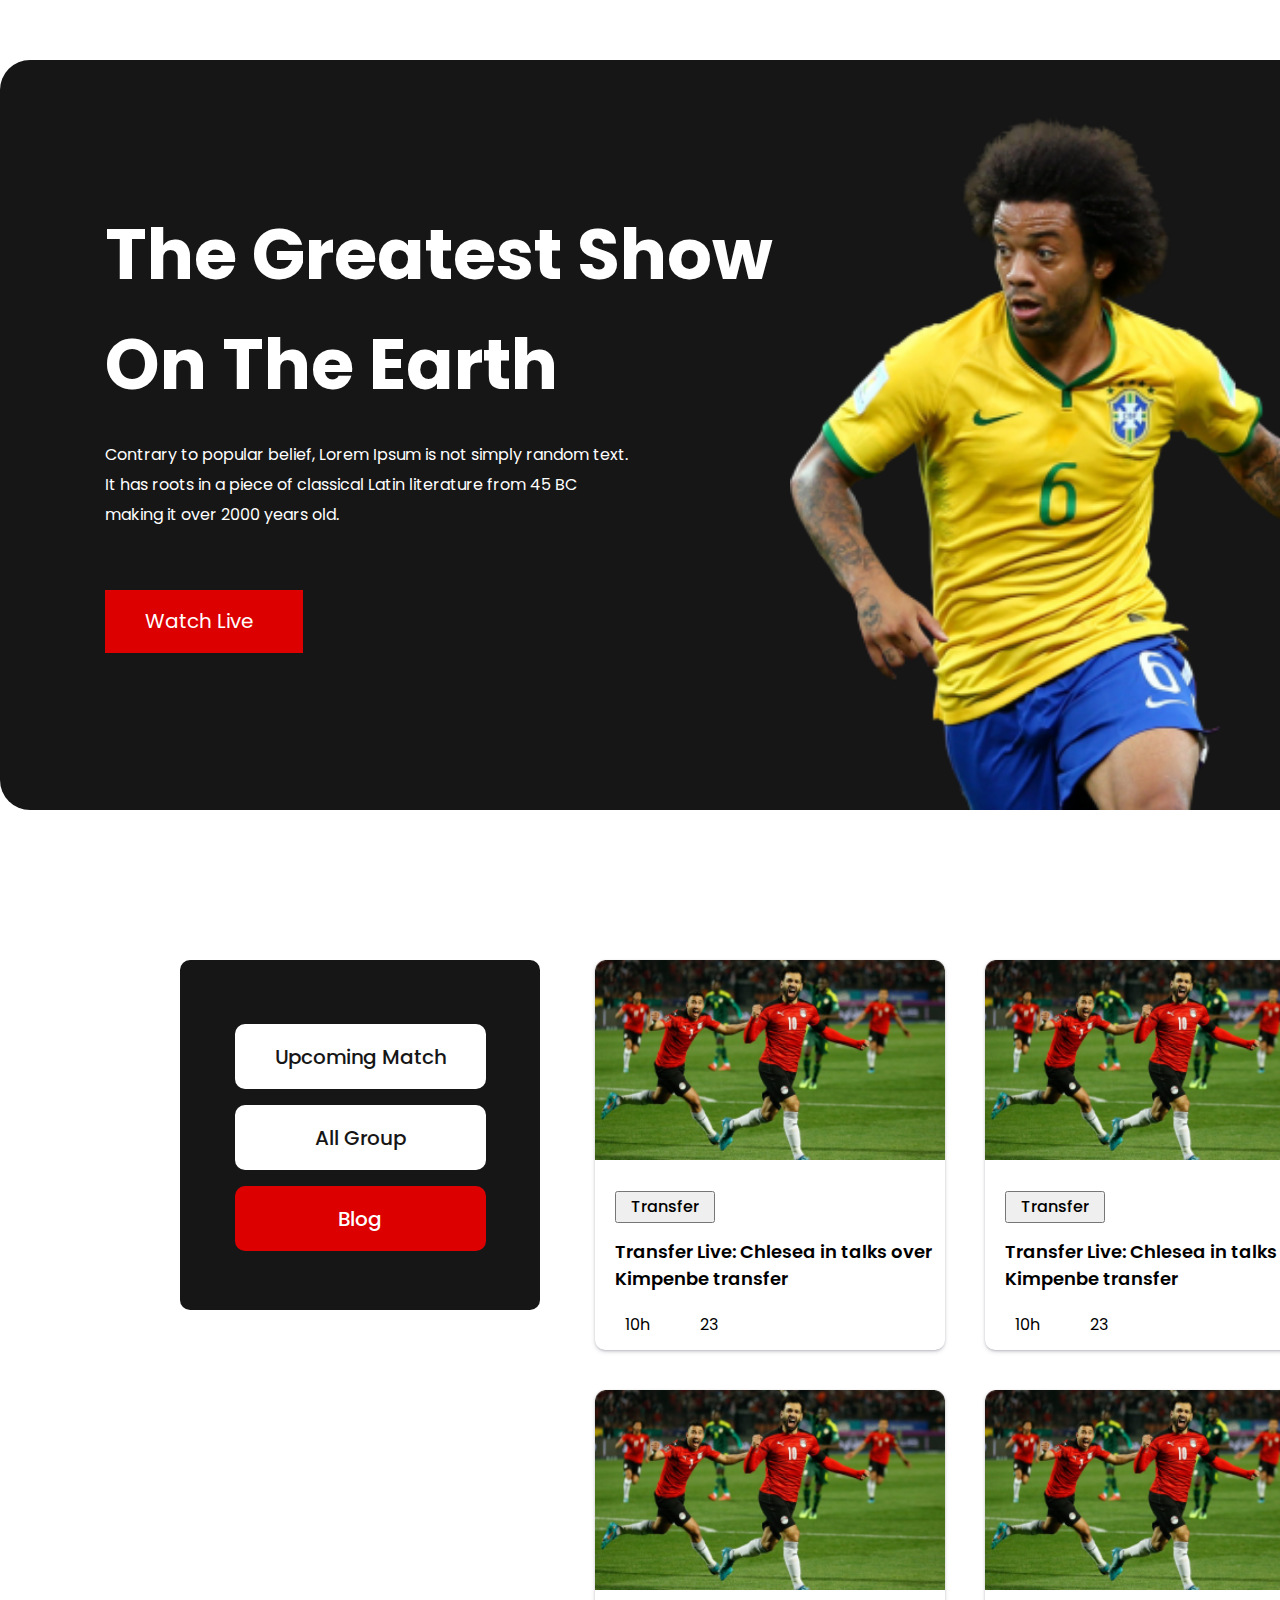
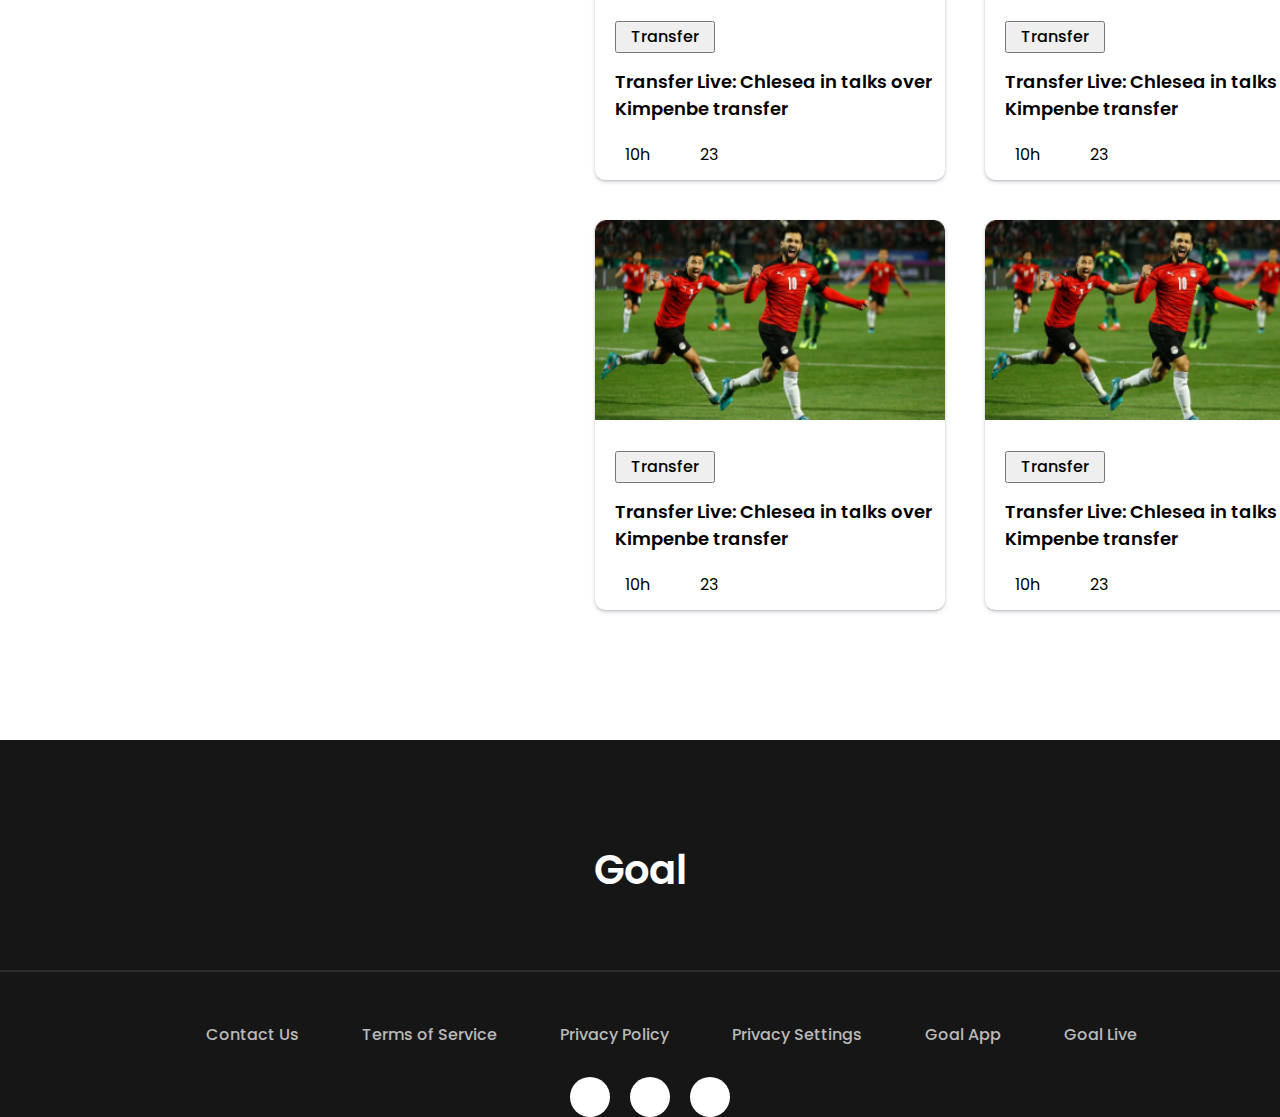
<file: index.html>
<!DOCTYPE html>
<html lang="en">
<head>
    <meta charset="UTF-8">
    <meta http-equiv="X-UA-Compatible" content="IE=edge">
    <meta name="viewport" content="width=device-width, initial-scale=1.0">
    <title>World | Cup | Monirul</title>

    <!-- Favicon Link Here -->
    <link rel="shortcut icon" href="favicon.ico" type="image/x-icon">

    <!-- StyleSheet Link Here -->
    <link rel="stylesheet" href="style.css">

    <!-- Font Awesome Link Here -->
    <link rel="stylesheet" href="https://cdnjs.cloudflare.com/ajax/libs/font-awesome/6.1.1/css/all.min.css" integrity="sha512-KfkfwYDsLkIlwQp6LFnl8zNdLGxu9YAA1QvwINks4PhcElQSvqcyVLLD9aMhXd13uQjoXtEKNosOWaZqXgel0g==" crossorigin="anonymous" referrerpolicy="no-referrer" />

</head>
<body>

    <!-- Cover Image And Text Area Started -->

    <section class="cover-area">
        <div class="text-img-cover">
            <div class="cover-text">
                <h1 class="cover-title">The Greatest
                    Show On The
                    Earth</h1>
                
                <h1 class="cover-title-only-use-mobile">The Greatest
                        Show <br> On The
                        Earth</h1>
    
                <p class="cover-p-text">
                    Contrary to popular belief, Lorem Ipsum is not simply 
                    random text.<br> It has  roots in a piece of classical Latin literature 
                    from 45 BC <br> making it over 2000 years old.
                </p>

                <p class="cover-p-text-two">
                    Contrary to popular belief, Lorem Ipsum is <br>
                    not simply random text.
                </p>
    
                <button class="btn btn-background-slide">Watch Live <span class="control"><i id="chev-control" class="fa-solid fa-chevron-right"></i></span> </button>
                <span class="chev-extra"><i class="fa-solid fa-chevron-right"></i></span>
            </div>
            <div class="cover-img">
                <img src="./images/Banner Image.png" alt="">
            </div>
        </div>
    </section>

    <!-- Cover Image And Text Area Ended -->

    <!-- Blogs Full Area Started -->

    <section class="blog-main-content">

        <div class="blogs">

            <div class="blog">
                <div class="blog-img">
                    <img src="./images/Blog Image.png" alt="">
                </div>
                <div class="blog-details">
                    <button class="transfer">Transfer</button>
                    <h2 class="blog-title">Transfer Live: Chlesea in talks
                        over Kimpenbe transfer</h2>

                    <div class="blogs-icon">
                        <div class="time"><i class="fa-solid fa-clock"></i> <span class="hour">10h</span></div>
                        <div class="comment"><i class="fa-solid fa-message"></i> <span class="cmt-num">23</span></div>
                    </div>
                </div>
            </div>

            <div class="blog">
                <div class="blog-img">
                    <img src="./images/Blog Image.png" alt="">
                </div>
                <div class="blog-details">
                    <button class="transfer">Transfer</button>
                    <h2 class="blog-title">Transfer Live: Chlesea in talks
                        over Kimpenbe transfer</h2>

                    <div class="blogs-icon">
                        <div class="time"><i class="fa-solid fa-clock"></i> <span class="hour">10h</span></div>
                        <div class="comment"><i class="fa-solid fa-message"></i> <span class="cmt-num">23</span></div>
                    </div>
                </div>
            </div>

            <div class="blog">
                <div class="blog-img">
                    <img src="./images/Blog Image.png" alt="">
                </div>
                <div class="blog-details">
                    <button class="transfer">Transfer</button>
                    <h2 class="blog-title">Transfer Live: Chlesea in talks
                        over Kimpenbe transfer</h2>

                    <div class="blogs-icon">
                        <div class="time"><i class="fa-solid fa-clock"></i> <span class="hour">10h</span></div>
                        <div class="comment"><i class="fa-solid fa-message"></i> <span class="cmt-num">23</span></div>
                    </div>
                </div>
            </div>

            <div class="blog">
                <div class="blog-img">
                    <img src="./images/Blog Image.png" alt="">
                </div>
                <div class="blog-details">
                    <button class="transfer">Transfer</button>
                    <h2 class="blog-title">Transfer Live: Chlesea in talks
                        over Kimpenbe transfer</h2>

                    <div class="blogs-icon">
                        <div class="time"><i class="fa-solid fa-clock"></i> <span class="hour">10h</span></div>
                        <div class="comment"><i class="fa-solid fa-message"></i> <span class="cmt-num">23</span></div>
                    </div>
                </div>
            </div>

            <div class="blog hidden">
                <div class="blog-img">
                    <img src="./images/Blog Image.png" alt="">
                </div>
                <div class="blog-details">
                    <button class="transfer">Transfer</button>
                    <h2 class="blog-title">Transfer Live: Chlesea in talks
                        over Kimpenbe transfer</h2>

                    <div class="blogs-icon">
                        <div class="time"><i class="fa-solid fa-clock"></i> <span class="hour">10h</span></div>
                        <div class="comment"><i class="fa-solid fa-message"></i> <span class="cmt-num">23</span></div>
                    </div>
                </div>
            </div>

            <div class="blog hidden">
                <div class="blog-img">
                    <img src="./images/Blog Image.png" alt="">
                </div>
                <div class="blog-details">
                    <button class="transfer">Transfer</button>
                    <h2 class="blog-title">Transfer Live: Chlesea in talks
                        over Kimpenbe transfer</h2>

                    <div class="blogs-icon">
                        <div class="time"><i class="fa-solid fa-clock"></i> <span class="hour">10h</span></div>
                        <div class="comment"><i class="fa-solid fa-message"></i> <span class="cmt-num">23</span></div>
                    </div>
                </div>
            </div>

            <div class="blog hidden">
                <div class="blog-img">
                    <img src="./images/Blog Image.png" alt="">
                </div>
                <div class="blog-details">
                    <button class="transfer">Transfer</button>
                    <h2 class="blog-title">Transfer Live: Chlesea in talks
                        over Kimpenbe transfer</h2>

                    <div class="blogs-icon">
                        <div class="time"><i class="fa-solid fa-clock"></i> <span class="hour">10h</span></div>
                        <div class="comment"><i class="fa-solid fa-message"></i> <span class="cmt-num">23</span></div>
                    </div>
                </div>
            </div>

            <div class="blog hidden">
                <div class="blog-img">
                    <img src="./images/Blog Image.png" alt="">
                </div>
                <div class="blog-details">
                    <button class="transfer">Transfer</button>
                    <h2 class="blog-title">Transfer Live: Chlesea in talks
                        over Kimpenbe transfer</h2>

                    <div class="blogs-icon">
                        <div class="time"><i class="fa-solid fa-clock"></i> <span class="hour">10h</span></div>
                        <div class="comment"><i class="fa-solid fa-message"></i> <span class="cmt-num">23</span></div>
                    </div>
                </div>
            </div>

            <div id=" hidden" class="blog">
                <div class="blog-img">
                    <img src="./images/Blog Image.png" alt="">
                </div>
                <div class="blog-details">
                    <button class="transfer">Transfer</button>
                    <h2 class="blog-title">Transfer Live: Chlesea in talks
                        over Kimpenbe transfer</h2>

                    <div class="blogs-icon">
                        <div class="time"><i id="icon-media1" class="fa-solid fa-clock"></i> <span class="hour">10h</span></div>
                        <div class="comment"><i id="icon-media2" class="fa-solid fa-message"></i> <span class="cmt-num">23</span></div>
                    </div>
                </div>
            </div>

        </div>

        <button class="view-all">View All</button>

        <!-- Up Coming Match  Area Started -->
        <div class="match-list">
            <h5 class="upcaming-match-text"> <a class="a-color-1" href="./upComingMatch.html">Upcoming Match </a> </h5> 
            <h5 class="all-group-text"> <a class="a-color-1" href="./allGrouping.html">All Group </a> </h5> 
            <h5 class="blog-text"> <a class="a-color-2" href="./index.html">Blog </a> </h5> 
        </div>
        <!-- Up Coming Match  Area Ended -->

    </section>

    <!-- Blogs Area Ended -->

    <!-- Footer Area Started -->

    <footer class="footer-area">
        <h1 class="goal">Goal</h1>
        <hr width="1400px" style="margin: auto;">

        <div class="footer-nav">
            <li><a href="">Contact Us </a></li>
            <li><a href="">Terms of Service </a></li>
            <li><a href="">Privacy Policy </a></li>
            <li><a href="">Privacy Settings</a></li>
            <li><a href="">Goal App </a></li>
            <li><a href="">Goal Live </a></li>
        </div>

        <div class="social-link">
            <p><i id="instagram" class="fa-brands fa-instagram"></i></p>
            <p><i id="facebook" class="fa-brands fa-facebook-f"></i></p>
            <p><i id="twitter" class="fa-brands fa-twitter"></i></p>
        </div>
    </footer>

    <!-- Footer Area Ended -->
</body>
</html>
</file>
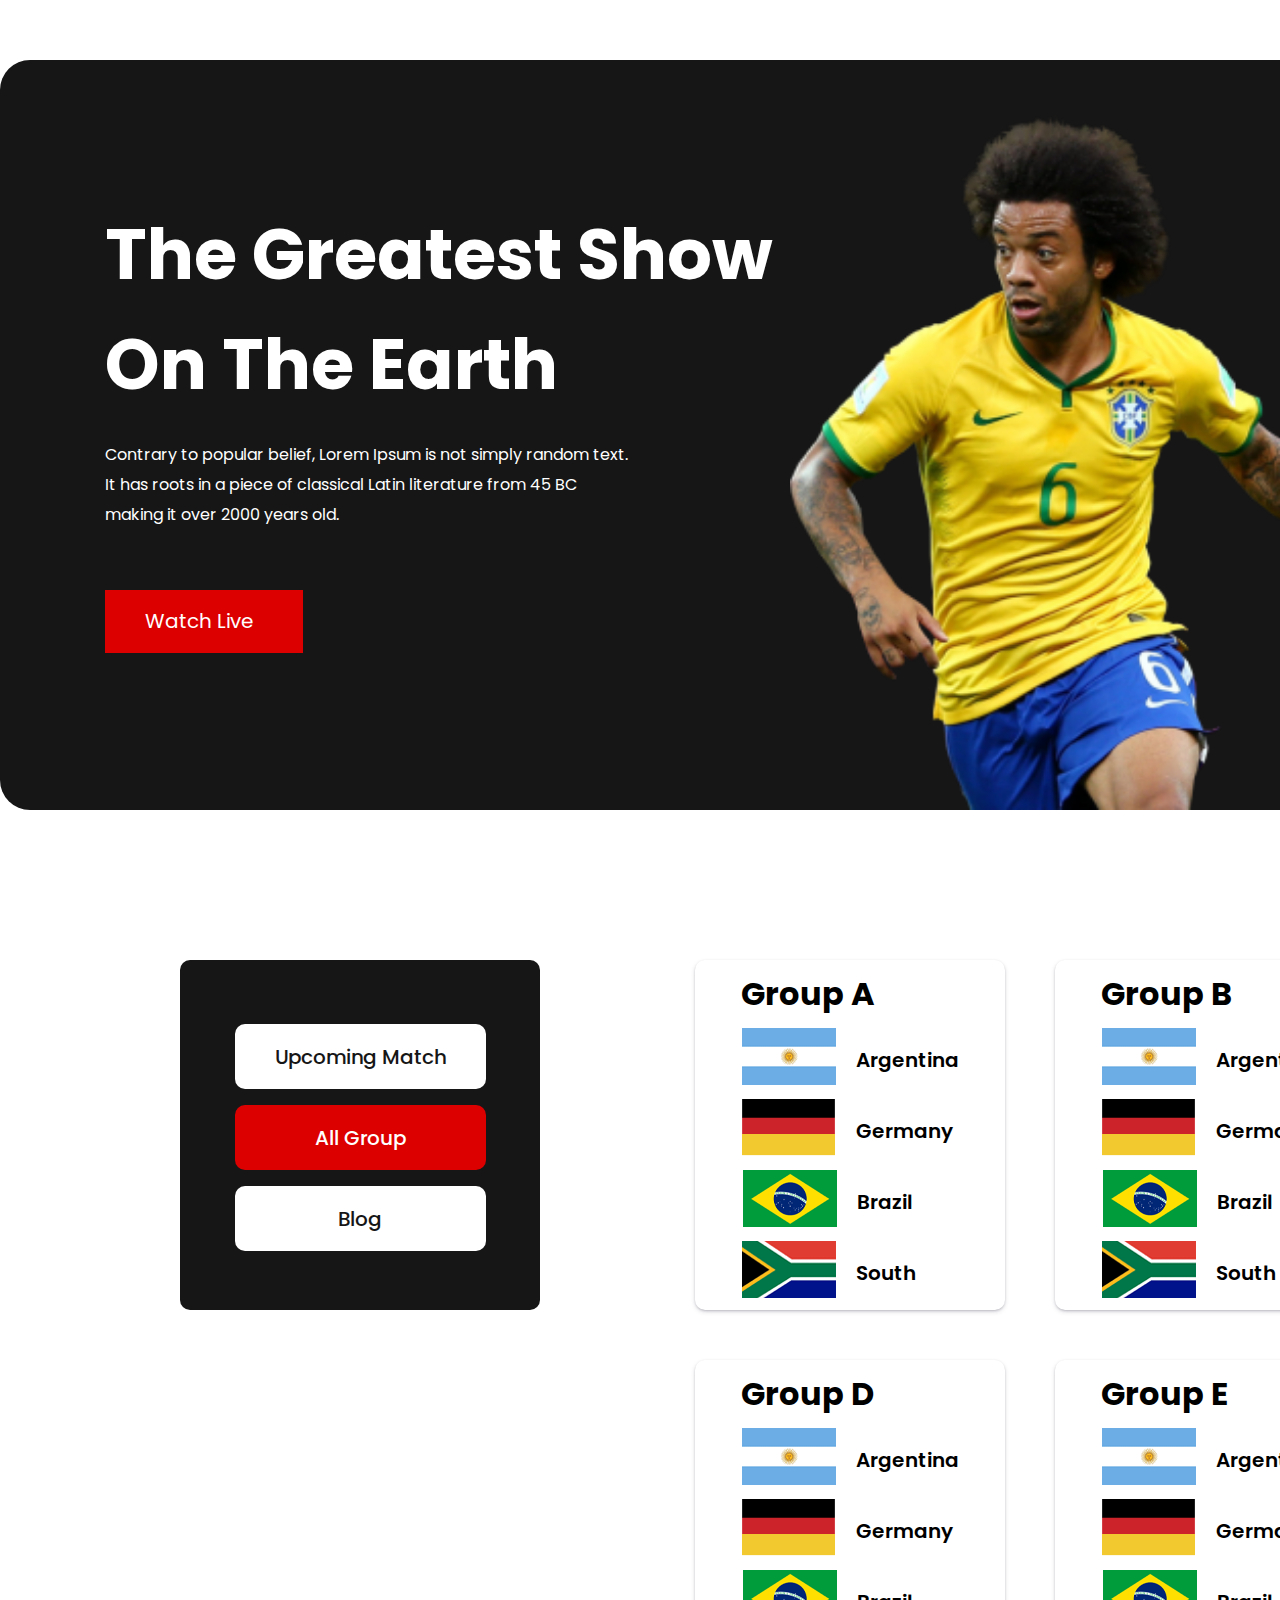
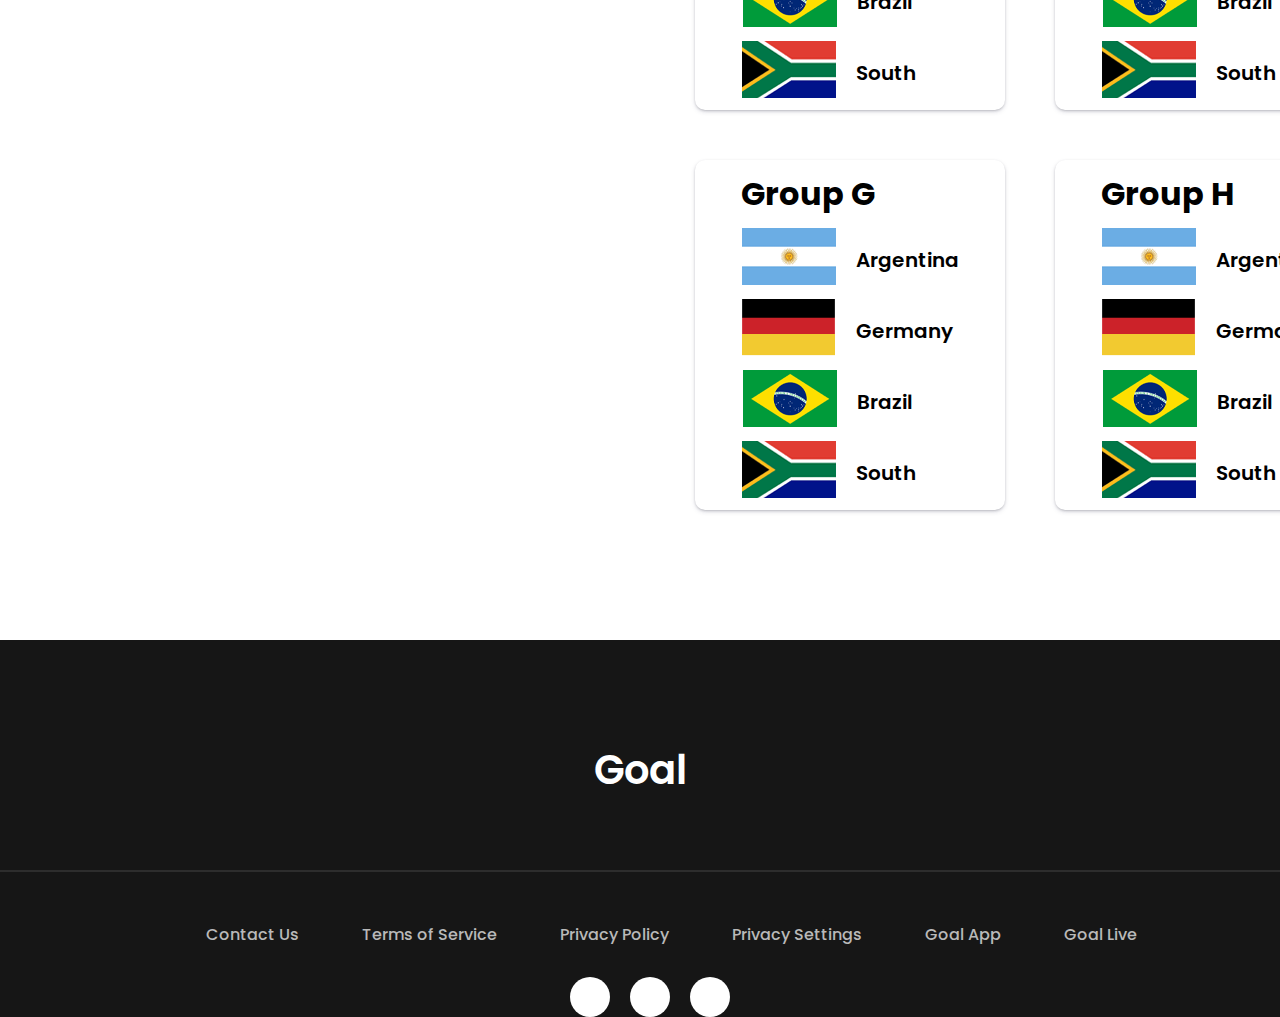
<file: allGrouping.html>
<!DOCTYPE html>
<html lang="en">
<head>
    <meta charset="UTF-8">
    <meta http-equiv="X-UA-Compatible" content="IE=edge">
    <meta name="viewport" content="width=device-width, initial-scale=1.0">
    <title>All | Group | Monirul</title>

    <!-- Favicon Link Here -->
    <link rel="shortcut icon" href="favicon.ico" type="image/x-icon">

    <!-- StyleSheet Link Here -->
    <link rel="stylesheet" href="style.css">

    <!-- Font Awesome Link Here -->
    <link rel="stylesheet" href="https://cdnjs.cloudflare.com/ajax/libs/font-awesome/6.1.1/css/all.min.css" integrity="sha512-KfkfwYDsLkIlwQp6LFnl8zNdLGxu9YAA1QvwINks4PhcElQSvqcyVLLD9aMhXd13uQjoXtEKNosOWaZqXgel0g==" crossorigin="anonymous" referrerpolicy="no-referrer" />

</head>
<body>

    <!-- Cover Image And Text Area Started -->

    <section class="cover-area">
        <div class="text-img-cover">
            <div class="cover-text">
                <h1 class="cover-title">The Greatest
                    Show On The
                    Earth</h1>
                
                <h1 class="cover-title-only-use-mobile">The Greatest
                    Show <br> On The
                    Earth</h1>
    
                <p class="cover-p-text">
                    Contrary to popular belief, Lorem Ipsum is not simply 
                    random text.<br> It has  roots in a piece of classical Latin literature 
                    from 45 BC <br> making it over 2000 years old.
                </p>

                <p class="cover-p-text-two">
                    Contrary to popular belief, Lorem Ipsum is <br>
                    not simply random text.
                </p>
    
                <button class="btn btn-background-slide">Watch Live <i id="chev-control" class="fa-solid fa-chevron-right"></i> </button>
                <span class="chev-extra"><i class="fa-solid fa-chevron-right"></i></span>
            </div>
            <div class="cover-img">
                <img src="./images/Banner Image.png" alt="">
            </div>
        </div>
    </section>

    <!-- Cover Image And Text Area Ended -->

    <!-- Blogs Full Area Started -->

    <section class="blog-main-content">

        <div class="groups">

            <div class="group">

                <h1 class="main-group-title">Group A</h1>

                <div class="first-group">
                    <div class="group-img">
                        <img src="./images/arFlag.png" alt="">
                    </div>
                    <div class="group-title">
                        <h2 class="group-title">Argentina </h2>
                    </div>
                </div>

                <div class="first-group customize-flag-1">
                    <div class="group-img">
                        <img src="./images/germany Flag.png" alt="">
                    </div>
                    <div class="group-title">
                        <h2 class="group-title">Germany</h2>
                    </div>
                </div>

                <div class="first-group customize-flag-2">
                    <div class="group-img">
                        <img src="./images/brazilFlag.png" alt="">
                    </div>
                    <div class="group-title">
                        <h2 class="group-title">Brazil </h2>
                    </div>
                </div>

                <div class="first-group customize-flag-3">
                    <div class="group-img">
                        <img src="./images/south Flag.png" alt="">
                    </div>
                    <div class="group-title">
                        <h2 class="group-title">South</h2>
                    </div>
                </div>
            </div>

            <div class="group">

                <h1 class="main-group-title">Group B</h1>

                <div class="first-group">
                    <div class="group-img">
                        <img src="./images/arFlag.png" alt="">
                    </div>
                    <div class="group-title">
                        <h2 class="group-title">Argentina </h2>
                    </div>
                </div>

                <div class="first-group customize-flag-1">
                    <div class="group-img">
                        <img src="./images/germany Flag.png" alt="">
                    </div>
                    <div class="group-title">
                        <h2 class="group-title">Germany</h2>
                    </div>
                </div>

                <div class="first-group customize-flag-2">
                    <div class="group-img">
                        <img src="./images/brazilFlag.png" alt="">
                    </div>
                    <div class="group-title">
                        <h2 class="group-title">Brazil </h2>
                    </div>
                </div>

                <div class="first-group customize-flag-3">
                    <div class="group-img">
                        <img src="./images/south Flag.png" alt="">
                    </div>
                    <div class="group-title">
                        <h2 class="group-title">South</h2>
                    </div>
                </div>
            </div>

            <div class="group">

                <h1 class="main-group-title">Group C</h1>

                <div class="first-group">
                    <div class="group-img">
                        <img src="./images/arFlag.png" alt="">
                    </div>
                    <div class="group-title">
                        <h2 class="group-title">Argentina </h2>
                    </div>
                </div>

                <div class="first-group customize-flag-1">
                    <div class="group-img">
                        <img src="./images/germany Flag.png" alt="">
                    </div>
                    <div class="group-title">
                        <h2 class="group-title">Germany</h2>
                    </div>
                </div>

                <div class="first-group customize-flag-2">
                    <div class="group-img">
                        <img src="./images/brazilFlag.png" alt="">
                    </div>
                    <div class="group-title">
                        <h2 class="group-title">Brazil </h2>
                    </div>
                </div>

                <div class="first-group customize-flag-3">
                    <div class="group-img">
                        <img src="./images/south Flag.png" alt="">
                    </div>
                    <div class="group-title">
                        <h2 class="group-title">South</h2>
                    </div>
                </div>
            </div>

            <div class="group">

                <h1 class="main-group-title">Group D</h1>

                <div class="first-group">
                    <div class="group-img">
                        <img src="./images/arFlag.png" alt="">
                    </div>
                    <div class="group-title">
                        <h2 class="group-title">Argentina </h2>
                    </div>
                </div>

                <div class="first-group customize-flag-1">
                    <div class="group-img">
                        <img src="./images/germany Flag.png" alt="">
                    </div>
                    <div class="group-title">
                        <h2 class="group-title">Germany</h2>
                    </div>
                </div>

                <div class="first-group customize-flag-2">
                    <div class="group-img">
                        <img src="./images/brazilFlag.png" alt="">
                    </div>
                    <div class="group-title">
                        <h2 class="group-title">Brazil </h2>
                    </div>
                </div>

                <div class="first-group customize-flag-3">
                    <div class="group-img">
                        <img src="./images/south Flag.png" alt="">
                    </div>
                    <div class="group-title">
                        <h2 class="group-title">South</h2>
                    </div>
                </div>
            </div>

            <div class="group">

                <h1 class="main-group-title">Group E</h1>

                <div class="first-group">
                    <div class="group-img">
                        <img src="./images/arFlag.png" alt="">
                    </div>
                    <div class="group-title">
                        <h2 class="group-title">Argentina </h2>
                    </div>
                </div>

                <div class="first-group customize-flag-1">
                    <div class="group-img">
                        <img src="./images/germany Flag.png" alt="">
                    </div>
                    <div class="group-title">
                        <h2 class="group-title">Germany</h2>
                    </div>
                </div>

                <div class="first-group customize-flag-2">
                    <div class="group-img">
                        <img src="./images/brazilFlag.png" alt="">
                    </div>
                    <div class="group-title">
                        <h2 class="group-title">Brazil </h2>
                    </div>
                </div>

                <div class="first-group customize-flag-3">
                    <div class="group-img">
                        <img src="./images/south Flag.png" alt="">
                    </div>
                    <div class="group-title">
                        <h2 class="group-title">South</h2>
                    </div>
                </div>
            </div>

            <div class="group hidden">

                <h1 class="main-group-title">Group F</h1>

                <div class="first-group">
                    <div class="group-img">
                        <img src="./images/arFlag.png" alt="">
                    </div>
                    <div class="group-title">
                        <h2 class="group-title">Argentina </h2>
                    </div>
                </div>

                <div class="first-group customize-flag-1">
                    <div class="group-img">
                        <img src="./images/germany Flag.png" alt="">
                    </div>
                    <div class="group-title">
                        <h2 class="group-title">Germany</h2>
                    </div>
                </div>

                <div class="first-group customize-flag-2">
                    <div class="group-img">
                        <img src="./images/brazilFlag.png" alt="">
                    </div>
                    <div class="group-title">
                        <h2 class="group-title">Brazil </h2>
                    </div>
                </div>

                <div class="first-group customize-flag-3">
                    <div class="group-img">
                        <img src="./images/south Flag.png" alt="">
                    </div>
                    <div class="group-title">
                        <h2 class="group-title">South</h2>
                    </div>
                </div>
            </div>

            <div class="group hidden">

                <h1 class="main-group-title">Group G</h1>

                <div class="first-group">
                    <div class="group-img">
                        <img src="./images/arFlag.png" alt="">
                    </div>
                    <div class="group-title">
                        <h2 class="group-title">Argentina </h2>
                    </div>
                </div>

                <div class="first-group customize-flag-1">
                    <div class="group-img">
                        <img src="./images/germany Flag.png" alt="">
                    </div>
                    <div class="group-title">
                        <h2 class="group-title">Germany</h2>
                    </div>
                </div>

                <div class="first-group customize-flag-2">
                    <div class="group-img">
                        <img src="./images/brazilFlag.png" alt="">
                    </div>
                    <div class="group-title">
                        <h2 class="group-title">Brazil </h2>
                    </div>
                </div>

                <div class="first-group customize-flag-3">
                    <div class="group-img">
                        <img src="./images/south Flag.png" alt="">
                    </div>
                    <div class="group-title">
                        <h2 class="group-title">South</h2>
                    </div>
                </div>
            </div>

            <div class="group hidden">

                <h1 class="main-group-title">Group H</h1>

                <div class="first-group">
                    <div class="group-img">
                        <img src="./images/arFlag.png" alt="">
                    </div>
                    <div class="group-title">
                        <h2 class="group-title">Argentina </h2>
                    </div>
                </div>

                <div class="first-group customize-flag-1">
                    <div class="group-img">
                        <img src="./images/germany Flag.png" alt="">
                    </div>
                    <div class="group-title">
                        <h2 class="group-title">Germany</h2>
                    </div>
                </div>

                <div class="first-group customize-flag-2">
                    <div class="group-img">
                        <img src="./images/brazilFlag.png" alt="">
                    </div>
                    <div class="group-title">
                        <h2 class="group-title">Brazil </h2>
                    </div>
                </div>

                <div class="first-group customize-flag-3">
                    <div class="group-img">
                        <img src="./images/south Flag.png" alt="">
                    </div>
                    <div class="group-title">
                        <h2 class="group-title">South</h2>
                    </div>
                </div>
            </div>

            <div class="group hidden">

                <h1 class="main-group-title">Group I</h1>

                <div class="first-group">
                    <div class="group-img">
                        <img src="./images/arFlag.png" alt="">
                    </div>
                    <div class="group-title">
                        <h2 class="group-title">Argentina </h2>
                    </div>
                </div>

                <div class="first-group customize-flag-1">
                    <div class="group-img">
                        <img src="./images/germany Flag.png" alt="">
                    </div>
                    <div class="group-title">
                        <h2 class="group-title">Germany</h2>
                    </div>
                </div>

                <div class="first-group customize-flag-2">
                    <div class="group-img">
                        <img src="./images/brazilFlag.png" alt="">
                    </div>
                    <div class="group-title">
                        <h2 class="group-title">Brazil </h2>
                    </div>
                </div>

                <div class="first-group customize-flag-3">
                    <div class="group-img">
                        <img src="./images/south Flag.png" alt="">
                    </div>
                    <div class="group-title">
                        <h2 class="group-title">South</h2>
                    </div>
                </div>
            </div>


        </div>

        <button class="view-all">View All</button>
        
        <!-- Up Coming Match  Area Started -->
        <div class="match-list">
            <h5 class="upcaming-match-text-three"> <a class="a-color-three-2" href="./upComingMatch.html">Upcoming Match </a> </h5> 
            <h5 class="all-group-text-three"> <a class="a-color-three-1" href="./allGrouping.html">All Group </a> </h5> 
            <h5 class="blog-text-three"> <a class="a-color-three-2" href="./index.html">Blog </a> </h5> 
        </div>
        <!-- Up Coming Match  Area Ended -->

    </section>

    <!-- Blogs Area Ended -->

    <!-- Footer Area Started -->

    <footer class="footer-area">
        <h1 class="goal">Goal</h1>
        <hr width="1400px" style="margin: auto;">

        <div class="footer-nav">
            <li><a href="">Contact Us </a></li>
            <li><a href="">Terms of Service </a></li>
            <li><a href="">Privacy Policy </a></li>
            <li><a href="">Privacy Settings</a></li>
            <li><a href="">Goal App </a></li>
            <li><a href="">Goal Live </a></li>
        </div>

        <div class="social-link">
            <p><i id="instagram" class="fa-brands fa-instagram"></i></p>
            <p><i id="facebook" class="fa-brands fa-facebook-f"></i></p>
            <p><i id="twitter" class="fa-brands fa-twitter"></i></p>
        </div>
    </footer>

    <!-- Footer Area Ended -->
</body>
</html>
</file>
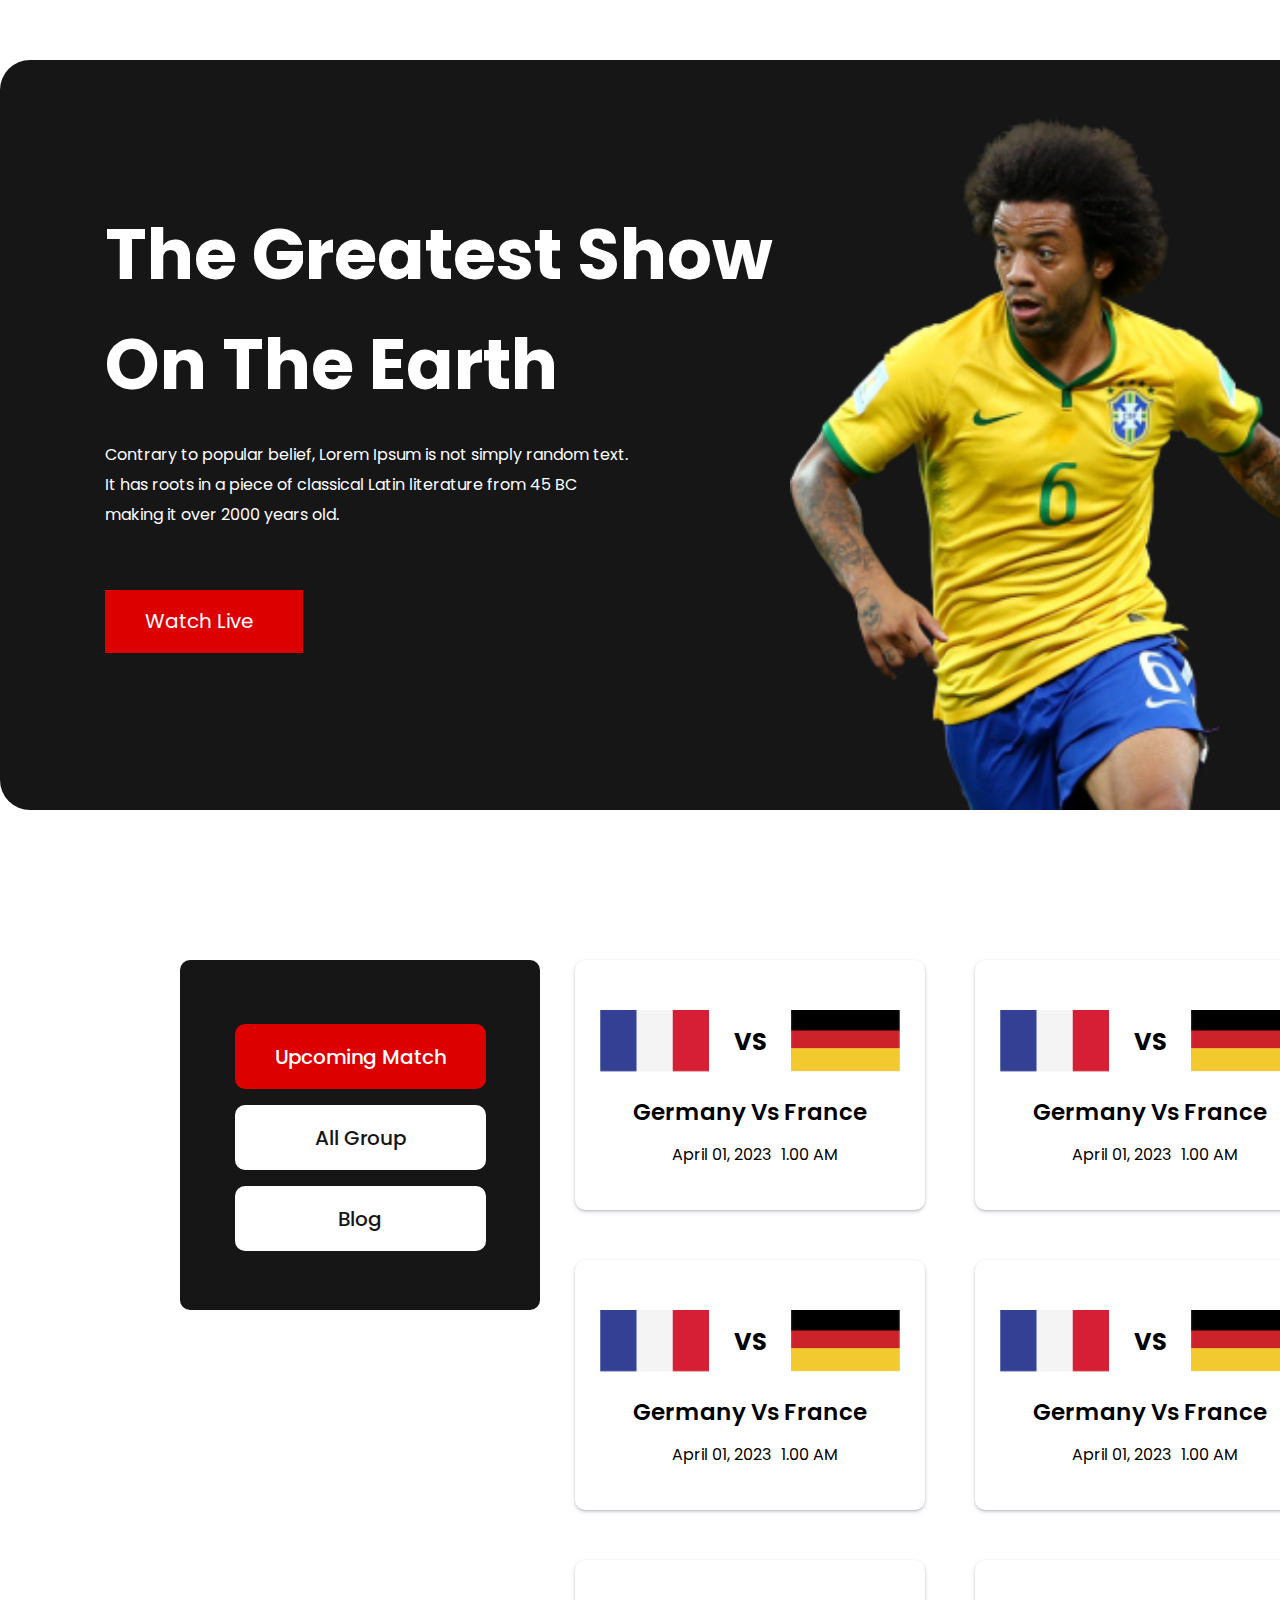
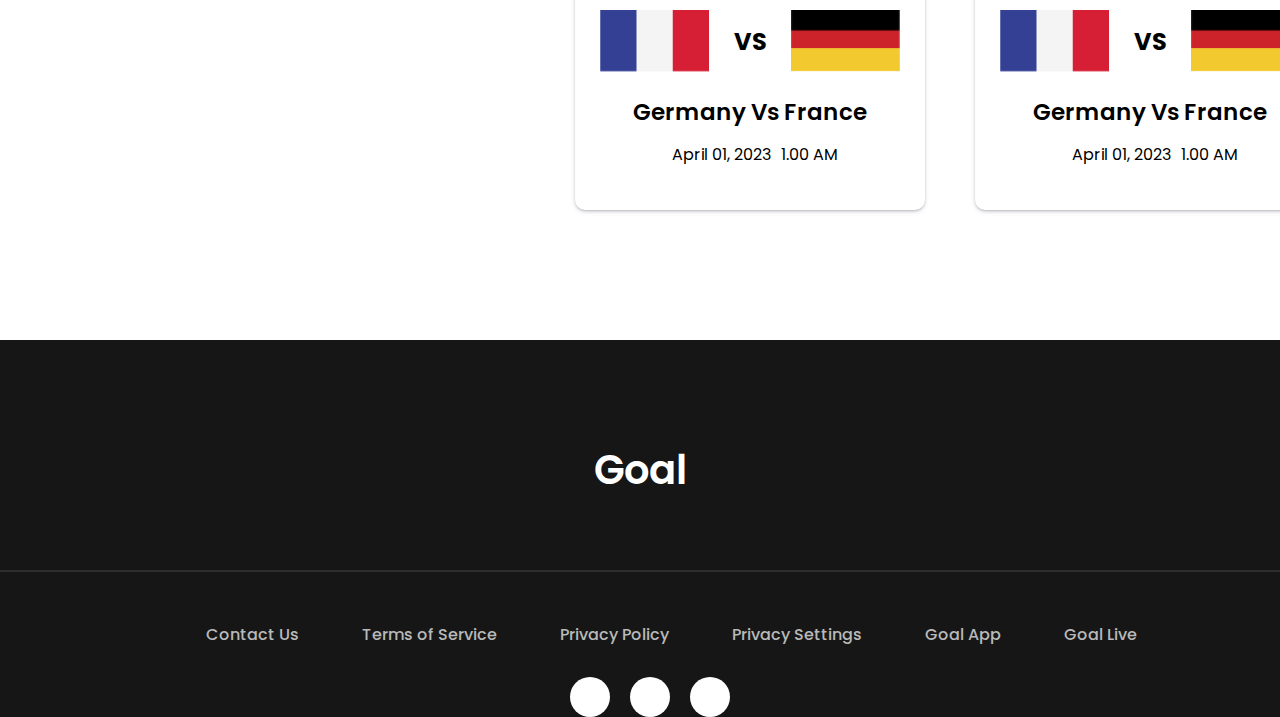
<file: upComingMatch.html>
<!DOCTYPE html>
<html lang="en">
<head>
    <meta charset="UTF-8">
    <meta http-equiv="X-UA-Compatible" content="IE=edge">
    <meta name="viewport" content="width=device-width, initial-scale=1.0">
    <title>Up | Coming | Match</title>

    <!-- Favicon Link Here -->
    <link rel="shortcut icon" href="favicon.ico" type="image/x-icon">

    <!-- StyleSheet Link Here -->
    <link rel="stylesheet" href="style.css">

    <!-- Font Awesome Link Here -->
    <link rel="stylesheet" href="https://cdnjs.cloudflare.com/ajax/libs/font-awesome/6.1.1/css/all.min.css" integrity="sha512-KfkfwYDsLkIlwQp6LFnl8zNdLGxu9YAA1QvwINks4PhcElQSvqcyVLLD9aMhXd13uQjoXtEKNosOWaZqXgel0g==" crossorigin="anonymous" referrerpolicy="no-referrer" />

</head>
<body>

    <!-- Cover Image And Text Area Started -->

    <section class="cover-area">
        <div class="text-img-cover">
            <div class="cover-text">
                <h1 class="cover-title">The Greatest
                    Show On The
                    Earth</h1>

                    <h1 class="cover-title-only-use-mobile">The Greatest
                        Show <br> On The
                        Earth</h1>
    
                <p class="cover-p-text">
                    Contrary to popular belief, Lorem Ipsum is not simply 
                    random text.<br> It has  roots in a piece of classical Latin literature 
                    from 45 BC <br> making it over 2000 years old.
                </p>

                <p class="cover-p-text-two">
                    Contrary to popular belief, Lorem Ipsum is <br>
not simply random text.
                </p>
    
                <button class="btn btn-background-slide">Watch Live <i id="chev-control" class="fa-solid fa-chevron-right"></i> </button>
                <span class="chev-extra"><i class="fa-solid fa-chevron-right"></i></span>
            </div>
            <div class="cover-img">
                <img src="./images/Banner Image.png" alt="">
            </div>
        </div>
    </section>

    <!-- Cover Image And Text Area Ended -->


    <!-- Blogs Full Area Started -->
    <section class="blog-main-content">

        <div class="matches">

            <div class="match">
                <div class="match-img">
                    <img class="flag-img" src="./images/Flag.png" alt="">
                    <h2>VS</h2>
                    <img class="flag-img" src="./images/germany Flag.png" alt="">
                </div>
                <div class="match-details">
                    <h2 class="match-title">Germany Vs France</h2>

                    <div class="match-icon">
                        <div class="match-time"><span class="hour">April 01, 2023</span></div>
                        <div class="match-comment"><span class="cmt-num">1.00 AM</span></div>
                    </div>
                </div>
            </div>

            <div class="match">
                <div class="match-img">
                    <img class="flag-img" src="./images/Flag.png" alt="">
                    <h2>VS</h2>
                    <img class="flag-img" src="./images/germany Flag.png" alt="">
                </div>
                <div class="match-details">
                    <h2 class="match-title">Germany Vs France</h2>

                    <div class="match-icon">
                        <div class="match-time"><span class="hour">April 01, 2023</span></div>
                        <div class="match-comment"><span class="cmt-num">1.00 AM</span></div>
                    </div>
                </div>
            </div>

            <div class="match">
                <div class="match-img">
                    <img class="flag-img" src="./images/Flag.png" alt="">
                    <h2>VS</h2>
                    <img class="flag-img" src="./images/germany Flag.png" alt="">
                </div>
                <div class="match-details">
                    <h2 class="match-title">Germany Vs France</h2>

                    <div class="match-icon">
                        <div class="match-time"><span class="hour">April 01, 2023</span></div>
                        <div class="match-comment"><span class="cmt-num">1.00 AM</span></div>
                    </div>
                </div>
            </div>

            <div class="match">
                <div class="match-img">
                    <img class="flag-img" src="./images/Flag.png" alt="">
                    <h2>VS</h2>
                    <img class="flag-img" src="./images/germany Flag.png" alt="">
                </div>
                <div class="match-details">
                    <h2 class="match-title">Germany Vs France</h2>

                    <div class="match-icon">
                        <div class="match-time"><span class="hour">April 01, 2023</span></div>
                        <div class="match-comment"><span class="cmt-num">1.00 AM</span></div>
                    </div>
                </div>
            </div>

            <div class="match">
                <div class="match-img">
                    <img class="flag-img" src="./images/Flag.png" alt="">
                    <h2>VS</h2>
                    <img class="flag-img" src="./images/germany Flag.png" alt="">
                </div>
                <div class="match-details">
                    <h2 class="match-title">Germany Vs France</h2>

                    <div class="match-icon">
                        <div class="match-time"><span class="hour">April 01, 2023</span></div>
                        <div class="match-comment"><span class="cmt-num">1.00 AM</span></div>
                    </div>
                </div>
            </div>

            <div class="match hidden">
                <div class="match-img">
                    <img class="flag-img" src="./images/Flag.png" alt="">
                    <h2>VS</h2>
                    <img class="flag-img" src="./images/germany Flag.png" alt="">
                </div>
                <div class="match-details">
                    <h2 class="match-title">Germany Vs France</h2>

                    <div class="match-icon">
                        <div class="match-time"><span class="hour">April 01, 2023</span></div>
                        <div class="match-comment"><span class="cmt-num">1.00 AM</span></div>
                    </div>
                </div>
            </div>

            <div class="match hidden">
                <div class="match-img">
                    <img class="flag-img" src="./images/Flag.png" alt="">
                    <h2>VS</h2>
                    <img class="flag-img" src="./images/germany Flag.png" alt="">
                </div>
                <div class="match-details">
                    <h2 class="match-title">Germany Vs France</h2>

                    <div class="match-icon">
                        <div class="match-time"><span class="hour">April 01, 2023</span></div>
                        <div class="match-comment"><span class="cmt-num">1.00 AM</span></div>
                    </div>
                </div>
            </div>

            <div class="match hidden">
                <div class="match-img">
                    <img class="flag-img" src="./images/Flag.png" alt="">
                    <h2>VS</h2>
                    <img class="flag-img" src="./images/germany Flag.png" alt="">
                </div>
                <div class="match-details">
                    <h2 class="match-title">Germany Vs France</h2>

                    <div class="match-icon">
                        <div class="match-time"><span class="hour">April 01, 2023</span></div>
                        <div class="match-comment"><span class="cmt-num">1.00 AM</span></div>
                    </div>
                </div>
            </div>

            <div class="match hidden">
                <div class="match-img">
                    <img class="flag-img" src="./images/Flag.png" alt="">
                    <h2>VS</h2>
                    <img class="flag-img" src="./images/germany Flag.png" alt="">
                </div>
                <div class="match-details">
                    <h2 class="match-title">Germany Vs France</h2>

                    <div class="match-icon">
                        <div class="match-time"><span class="hour">April 01, 2023</span></div>
                        <div class="match-comment"><span class="cmt-num">1.00 AM</span></div>
                    </div>
                </div>
            </div>

        </div>

        <button class="view-all">View All</button>
        
        <!-- Up Coming Match  Area Started -->
        <div class="match-list">
            <h5 class="upcaming-match-text-two"> <a class="a-color-1-two" href="./upComingMatch.html">Upcoming Match </a> </h5> 
            <h5 class="all-group-text-two"> <a class="a-color-2-two" href="./allGrouping.html">All Group </a> </h5> 
            <h5 class="blog-text-two"> <a class="a-color-2-two" href="./index.html">Blog </a> </h5> 
        </div>
        <!-- Up Coming Match  Area Ended -->

    </section>
    <!-- Blogs Full Area Ended -->

    <!-- Footer Area Started -->
    <footer class="footer-area">
        <h1 class="goal">Goal</h1>
        <hr width="1400px" style="margin: auto;">
        
        <div class="footer-nav">
            <li><a href="">Contact Us </a></li>
            <li><a href="">Terms of Service </a></li>
            <li><a href="">Privacy Policy </a></li>
            <li><a href="">Privacy Settings</a></li>
            <li><a href="">Goal App </a></li>
            <li><a href="">Goal Live </a></li>
        </div>

        <div class="social-link">
            <p><i id="instagram" class="fa-brands fa-instagram"></i></p>
            <p><i id="facebook" class="fa-brands fa-facebook-f"></i></p>
            <p><i id="twitter" class="fa-brands fa-twitter"></i></p>
        </div>
    </footer>
    <!-- Footer Area Ended -->
</body>
</html>
</file>
<file: style.css>
@import url('https://fonts.googleapis.com/css2?family=Lato:wght@400;700;900&display=swap');
@import url('https://fonts.googleapis.com/css2?family=Poppins:wght@300;400;500;600;700;800;900&display=swap');

*
{
    margin: 0;
    padding: 0;
    box-sizing: border-box;
    font-family: 'Poppins', sans-serif;
}

:root{
    --background-color: #DD0000;
    --accent-color: #0af;
}

/* --------------------------
Cover CSS Area Started Here 
----------------------------*/
.cover-area
{
    width: 1550px;
    height: 750px;
    margin: auto;
    margin-top: 60px;
    background-color: #161616;
    border-radius: 30px;
}

.text-img-cover
{
    display: flex;
}

h1.cover-title 
{
    font-size: 70px;
    line-height: 110px;
    font-weight: 700;
    color: #ffffff;
    margin-left: 105px;
    margin-top: 140px;
    font-family: 'Poppins', sans-serif;
}

.cover-title-only-use-mobile
{
    display: none;
}


p.cover-p-text {
    margin-top: 20px;
    color: #ffffff;
    margin-left: 105px;
    line-height: 30px;
}

.cover-p-text-two
{
    display: none;
}

.btn
{
        background-color: var(--background-color);
        color: white;
        padding: 1em 2em;
        font-size: 20px;
        font-weight: 400;
        line-height: 23px;
        margin-left: 105px;
        border: none;
        outline: none;
        margin-top: 60px;
        position: relative;
        cursor: pointer;
}

.btn.btn-background-slide::before{
    content: '';
    position: absolute;
    top: 0;
    left: 0;
    right: 0;
    bottom: 0;
    z-index: -1;
    background-color: var(--accent-color);

    transition: transform 300ms ease-in-out;
    transform: scaleX(0);
    transform-origin: left;
}

.btn.btn-background-slide:hover::before,
.btn.btn-background-slide:focus::before{
    transform: scaleX(1);
}

.btn.btn-background-slide{
    z-index: 1;
}

.btn.btn-background-slide:hover,
.btn.btn-background-slide:focus {
    color: white;
}


i#chev-control 
{
    font-size: 20px;
    padding-left: 9px;
}

.chev-extra
{
    display: none;
}

.cover-img > img 
{
    width: 660px;
    margin-top: 55px;
    margin-right: 100px;
}

/* --------------------------
Cover CSS Area Ended Here 
----------------------------*/


/* --------------------------
Blog CSS Area Started Here 
----------------------------*/

.blog-main-content
{
    position: relative;
}

.blogs 
{
    width: 1000px;
    margin-left: 595px;
    margin-top: 150px;
    display: grid;
    grid-template-columns: repeat(3, 1fr);
    gap: 40px;
}

.blog {
    width: 350px;
    height: 390px;
    border-radius: 10px;
    box-shadow: rgba(50, 50, 93, 0.25) 0px 2px 5px -1px, rgba(0, 0, 0, 0.3) 0px 1px 3px -1px;
    overflow: hidden;
}

.blog-img > img {
    width: 350px;
    height: 200px;
}

.blog-details {
    margin-left: 20px;
}

button.transfer {
    width: 100px;
    height: 32px;
    font-size: 16px;
    line-height: 24px;
    font-weight: 500;
    margin-top: 24px;
}

h2.blog-title {
    font-size: 18px;
    line-height: 27px;
    font-weight: 600;
    margin-top: 15px;
}

.blogs-icon {
    display: flex;
    margin-top: 20px;
}

.time {
    margin-right: 40px;
}

span.hour {
    margin-left: 10px;
}

span.cmt-num {
    margin-left: 10px;
}

.view-all
{
    display: none;
}

.match-list {
    position: absolute;
    top: 0;
    left: 180px;
    border-radius: 10px;
    width: 360px;
    height: 350px;
    background: #161616;
}

.a-color-1{
    text-decoration: none;
    color: #161616;
}

.a-color-2 {
    text-decoration: none;
    color: #ffffff;
}

h5.upcaming-match-text {
    color: #ffffff;
    width: 251px;
    height: 65px;
    background: white;
    text-align: center;
    margin-top: -146px;
    border-radius: 10px;
    padding-top: 18px;
    font-size: 20px;
    font-weight: 500;
    line-height: 30px;
}

h5.all-group-text {
    color: #ffffff;
    width: 251px;
    height: 65px;
    background: white;
    text-align: center;
    margin-top: -146px;
    border-radius: 10px;
    padding-top: 18px;
    font-size: 20px;
    font-weight: 500;
    line-height: 30px;
}

h5.blog-text {
    color: #ffffff;
    width: 251px;
    height: 65px;
    background: #DD0000;
    text-align: center;
    margin-top: -146px;
    border-radius: 10px;
    padding-top: 18px;
    font-size: 20px;
    font-weight: 500;
    line-height: 30px;
}

.match-list {
    display: flex;
    flex-direction: column-reverse;
    justify-content: center;
    align-items: center;
    padding-top: 150px;
}

/* --------------------------
Blog CSS Area Started Ended 
----------------------------*/


/* --------------------------
Footer CSS Area Started Here 
----------------------------*/

footer.footer-area {
    /* height: 420px; */
    background: #161616;
    margin-top: 130px;
}

h1.goal {
    text-align: center;
    color: #ffffff;
    padding-top: 100px;
    font-size: 40px;
    line-height: 60px;
    font-weight: 600;
    margin-bottom: 70px;
}

hr {
    border: 1px solid rgba(255, 255, 255, 0.1);
}

.footer-nav {
    display: flex;
    justify-content: center;
    margin-top: 50px;
}

.footer-nav > li {
    list-style: none;
}

.footer-nav > li > a {
    text-decoration: none;
    margin-left: 63px;
    font-size: 16px;
    line-height: 24px;
    font-weight: 500;
    color: #B9B9B9;
}

/* --------------------------
Footer CSS Area Ended Here 
----------------------------*/



/* ----------------------------------
Up Coming Match CSS Area Started Here 
-------------------------------------*/

.matches 
{
    width: 1150px;
    display: grid;
    grid-template-columns: repeat(3, 1fr);
    gap: 50px;
    margin-top: 150px;
    margin-left: 575px;
}

.match
{
    width: 350px;
    height: 250px;
    border-radius: 10px;
    box-shadow: rgb(50 50 93 / 25%) 0px 2px 5px -1px, rgb(0 0 0 / 30%) 0px 1px 3px -1px;
    overflow: hidden;
}

img.flag-img 
{
    width: 110px;
    height: 62px;
}

.match-img 
{
    display: flex;
    justify-content: space-evenly;
    align-items: center;
    margin-top: 50px;
}

h2.match-title 
{
    font-size: 23px;
    line-height: 30px;
    font-weight: 600;
    text-align: center;
    margin-top: 25px;
}

.match-icon 
{
    display: flex;
    justify-content: center;
    margin-top: 15px;
}

.match-details 
{
    margin-top: 20px;
}

/* ----------------------------------
Up Coming Match CSS Area Ended Here 
-------------------------------------*/

/* -----------------------------------------
Up Coming Match Timing CSS Area started Here 
--------------------------------------------*/

h5.upcaming-match-text-two {
    width: 251px;
    height: 65px;
    background: #DD0000;
    text-align: center;
    margin-top: -146px;
    border-radius: 10px;
    padding-top: 18px;
    font-size: 20px;
    font-weight: 500;
    line-height: 30px;
}

h5.all-group-text-two {
    width: 251px;
    height: 65px;
    background: white;
    text-align: center;
    margin-top: -146px;
    border-radius: 10px;
    padding-top: 18px;
    font-size: 20px;
    font-weight: 500;
    line-height: 30px;
}

h5.blog-text-two {
    width: 251px;
    height: 65px;
    background: white;
    text-align: center;
    margin-top: -146px;
    border-radius: 10px;
    padding-top: 18px;
    font-size: 20px;
    font-weight: 500;
    line-height: 30px;
}

.a-color-1-two{
    text-decoration: none;
    color: #ffffff;
}

.a-color-2-two {
    text-decoration: none;
    color: #161616;
}

/* ---------------------------------------
Up Coming Match Timing CSS Area Ended Here 
------------------------------------------*/


/* ---------------------------------
Grouping Match CSS Area Started Here 
------------------------------------*/

.groups 
{
    width: 1030px;
    display: grid;
    grid-template-columns: repeat(3, 1fr);
    gap: 50px;
    margin-top: 150px;
    margin-left: 695px;
}

.group
{
    width: 310px;
    height: 350px;
    border-radius: 10px;
    box-shadow: rgb(50 50 93 / 25%) 0px 2px 5px -1px, rgb(0 0 0 / 30%) 0px 1px 3px -1px;
    overflow: hidden;
}

.first-group 
{
    display: flex;
    justify-content: center;
    align-items: center;
    margin-top: 7px;
}

h1.main-group-title 
{
    margin-left: 46px;
    margin-top: 10px;
    margin-bottom: 10px;
}

h2.group-title 
{
    font-size: 20px;
    line-height: 30px;
    font-weight: 600;
    margin-left: 20px;
}

.customize-flag-1 
{
    margin-left: -6px;
}

.customize-flag-2 
{
    margin-left: -46px;
}

.customize-flag-3 
{
    margin-left: -42px;
}

/* -------------------------------
Grouping Match CSS Area ended Here 
----------------------------------*/

/*--------------------------------
Grouping Side bar CSS Here Started
----------------------------------*/

h5.upcaming-match-text-three 
{
    width: 251px;
    height: 65px;
    background: #ffffff;
    text-align: center;
    margin-top: -146px;
    border-radius: 10px;
    padding-top: 18px;
    font-size: 20px;
    font-weight: 500;
    line-height: 30px;
}

h5.all-group-text-three 
{
    width: 251px;
    height: 65px;
    background: #DD0000;
    text-align: center;
    margin-top: -146px;
    border-radius: 10px;
    padding-top: 18px;
    font-size: 20px;
    font-weight: 500;
    line-height: 30px;
}

h5.blog-text-three 
{
    width: 251px;
    height: 65px;
    background: white;
    text-align: center;
    margin-top: -146px;
    border-radius: 10px;
    padding-top: 18px;
    font-size: 20px;
    font-weight: 500;
    line-height: 30px;
}

.a-color-three-2
{
    text-decoration: none;
    color: #161616;
}

.a-color-three-1 
{
    text-decoration: none;
    color: #ffffff;
}

.social-link > p 
{
    width: 40px;
    height: 40px;
    border-radius: 100%;
    background: white;
    margin-left: 20px;
    margin-top: 30px;
}

.social-link 
{
    display: flex;
    justify-content: center;
}

.social-link > p > i 
{
    font-size: 25px;
    display: flex;
    justify-content: center;
    margin-top: 9px;
}

#instagram
{
    color: #B4289E;
}
#facebook
{
    color: #1873EB;
}
#twitter
{
    color: #1C9CEA;
}
/*------------------------------
Grouping Side bar CSS Here Ended
--------------------------------*/


/*---------------------------------
Tablet Responsive Code Started Here 
-----------------------------------*/

@media only screen and (min-width: 668px) and (max-width: 992px) {
    .cover-area 
    { 
    width: 1400px;
    margin-left: 80px;
    margin-top: 80px;
    }

    .cover-p-text
    {
        display: none;
    }

    .cover-p-text-two
    {
    display: block;
    color: #ffffff;
    font-size: 25px;
    line-height: 47px;
    font-weight: 400;
    margin-left: 110px;
    margin-top: 10px;
    margin-bottom: -15px;
    }

    .cover-img 
    {
        margin-right: -60px;
    }

    .cover-text 
    {
        margin-top: -47px;
    }

    .blogs,
    .matches
    {
    grid-template-columns: repeat(2, 1fr);
    margin-left: 104px;
    padding-top: 60px;
    }

    .groups
    {
    grid-template-columns: repeat(2, 1fr);
    margin-left: 10px;
    padding-top: 60px;
    }

    .blog
    {
        width: 650px;
        height: 750px;
    }

    .group
    {
    width: 600px;
    height: 685px;
    margin-left: 100px;
    }

    .group-img > img
    {
        width: 200px;
    }

    .main-group-title
    {
    font-size: 35px;
    padding-left: 45px;
    padding-top: 15px;
    padding-bottom: 20px;
    }

    h2.group-title
    {
        font-size: 22px;
    }

    .match
    {
    width: 500px;
    height: 300px;
    margin-left: 100px;
    }

    .match-details
    {
        margin-top: 60px;
    }

    h5.all-group-text-two
    {
        border: 2px solid black;
    }

    h5.blog-text-two
    {
        border: 2px solid black;
    }

    button.transfer
    {
    width: 210px;
    height: 60px;
    font-size: 25px;
    border: 2px solid black;
    font-weight: 600;
    border-radius: 5px;
    margin-top: 35px;
    }

    h2.blog-title 
    {
    font-size: 35px;
    line-height: 45px;
    margin-top: 30px;
    }

    .time,
    .comment
    {
        font-size: 35px;
    }

    .blog:last-child{
        display: none;
    }

    .match:last-child{
        display: none;
    }

    .group:last-child{
        display: none;
    }

    .blog-img > img
    {
    width: 652px;
    height: 400px;
    }

    .match-list 
    {
    width: 1380px;
    flex-direction: row;
    background: none;
    margin-top: -200px;
    margin-left: -95px;
    }

    .upcaming-match-text,
    .all-group-text 
    {
        border: 1px solid black;
    }

    .match-list > h5 
    {
    width: 396px;
    height: 80px;
    margin-left: 70px;
    margin-right: 80px;
    font-size: 30px;
    line-height: 43px;
    }

    .match-list > h5 > a 
    {
        font-weight: 600;
    }

    .view-all
    {
        display: block;
        width: 200px;
        height: 70px;
        background: #DD0000;
        color: #ffffff;
        font-size: 35px;
        line-height: 23px;
        font-weight: 400;
        border: none;
        margin-top: 50px;
        border-radius: 5px;
        margin-left: 675px;
    }
    .footer-area
    {
        width: 1560px;
    }
    
    .footer-nav
    {
        width: 1500px;
        flex-wrap: wrap;
    }

    .footer-nav > li > a
    {
    font-size: 38px;
    line-height: 70px;
    }

    .social-link
    {
    padding-bottom: 90px;
    background: #161616;
    margin-top: -25px;
    padding-top: 30px;
    }

    .social-link > p
    {
    width: 60px;
    height: 60px;
    border-radius: 100%;
    }

    .social-link > p > i
    {
    margin-top: 11px;
    font-size: 40px;
    }

    }

/*---------------------------------
Tablet Responsive Code Ended Here 
-----------------------------------*/


@media only screen and (max-width: 668px) {

    body
    {
        height: 100vh;
    }

    .cover-area
    {
        width: 1350px;
        height: 1600px;
        margin-left: 122px;
        margin-top: 115px;
        overflow: hidden;
    }

    h1.cover-title-only-use-mobile
    {
        display: block;
        font-size: 85px;
        color: white;
        text-align: center;
        margin-top: 170px;
    }

    .cover-p-text-two
    {
    margin-top: 35px;
    display: block;
    font-size: 40px;
    color: white;
    line-height: 100px;
    font-weight: 400;
    text-align: center;
    }

    .cover-img > img
    {
        width: 50%;
        margin-left: 365px;
        margin-top: 43px;
    }

    .text-img-cover
    {
        flex-direction: column;
    }

    .btn
    {
        width: 450px;
        height: 140px;
        margin-left: 455px;
        font-size: 44px;
        border-radius: 10px;
    }

    .chev-extra
    {
    color: white;
    font-size: 40px;
    margin-left: -87px;
    position: absolute;
    margin-top: 103px;
    z-index: 1;
    }


    .match-list
    {
    position: absolute;
    background: none;
    margin-left: 405px;
    margin-top: -1070px;
    }

    h5.upcaming-match-text
    {
    width: 750px;
    height: 170px;
    border: 2px solid black;
    padding-top: 65px;
    font-size: 60px;
    font-weight: 600;
    border-radius: 10px;
    margin-top: 15px;
    }
    h5.all-group-text
    {
    position: absolute;
    width: 750px;
    height: 170px;
    border: 2px solid black;
    padding-top: 67px;
    font-size: 60px;
    font-weight: 600;
    border-radius: 10px;
    margin-top: 490px;
    }
    h5.blog-text
    {
    position: absolute;
    margin-top: 965px;
    width: 750px;
    height: 170px;
    padding-top: 67px;
    font-size: 60px;
    font-weight: 600;
    border-radius: 10px;
    }

    .groups,
    .matches,
    .blogs
    {
        grid-template-columns: repeat(1, 1fr);
        margin-top: 1000px;
    }

    .blog
    {
        width: 1374px;
        height: 1370px;
        margin-left: -487px;
        border-radius: 30px;
        margin-top: 35px;
    }

    .match
    {
    width: 1374px;
    height: 770px;
    margin-left: -487px;
    padding-top: 45px;
    border-radius: 30px;
    margin-top: 35px;
    border: 1px solid gray;
    }

    .group
    {
    width: 1290px;
    height: 1650px;
    margin-left: -487px;
    padding-top: 45px;
    border-radius: 30px;
    margin-top: 35px;
    border: 1px solid gray;
    }

    .main-group-title
    {
    font-size: 100px;
    padding-left: 70px;
    }

    h2.group-title
    {
    font-size: 70px;
    }

    .first-group
    {
    display: flex;
    justify-content: space-around;
    margin-top: 70px;
    }

    .group-img > img
    {
        width: 430px;
    }

    .hidden
    {
    display: none;
    }

    #chev-control
    {
    display: none;
    }

    .social-link
    {
    display: none;
    }

    h1.cover-title
    {
    display: none;
    }

    .cover-p-text
    {
    display: none;
    }

    .blog-img > img
    {
    width: 1374px;
    height: 750px;
    }

    .match-img > img 
    {
    width: 450px;
    height: 250px;
    }

    .match-img > h2
    {
    font-size: 80px;
    }

    button.transfer
    {
    width: 360px;
    height: 100px;
    font-size: 50px;
    border: 2px solid black;
    font-weight: 600;
    border-radius: 5px;
    margin-top: 70px;
    }


    h2.blog-title 
    {
    font-size: 70px;
    line-height: 100px;
    margin-top: 50px;
    }

    h2.match-title
    {
    font-size: 90px;
    line-height: 100px;
    margin-top: 100px;
    }

    .match-icon
    {
    margin-top: 60px;
    font-size: 54px;
    }

    h5.upcaming-match-text-two
    {
    width: 750px;
    height: 170px;
    padding-top: 65px;
    font-size: 60px;
    font-weight: 600;
    border-radius: 10px;
    margin-top: 15px;
    }
    h5.all-group-text-two
    {
    position: absolute;
    width: 750px;
    height: 170px;
    border: 2px solid black;
    padding-top: 67px;
    font-size: 60px;
    font-weight: 600;
    border-radius: 10px;
    margin-top: 490px;
    }
    h5.blog-text-two
    {
    position: absolute;
    margin-top: 965px;
    border: 2px solid black;
    width: 750px;
    height: 170px;
    padding-top: 67px;
    font-size: 60px;
    font-weight: 600;
    border-radius: 10px;
    }

    .blogs-icon
    {
    margin-top: 30px;
    }

    .time,
    .comment
    {
    font-size: 60px;
    }

    .time {
    margin-right: 100px;
    }

    .footer-area
    {
    width: 1595px;
    }

    .footer-nav
    {
    flex-direction: column;
    align-items: center;
    background: #161616;
    margin-bottom: 30px;
    }

    .footer-nav > li
    {
    margin-top: 100px;
    margin-bottom: 20px;
    }

    .footer-nav > li > a
    {
    font-size: 50px;
    }

    h1.goal
    {
    font-size: 100px;
    }

    h5.upcaming-match-text-three
    {
    width: 750px;
    height: 170px;
    border: 2px solid black;
    padding-top: 65px;
    font-size: 60px;
    font-weight: 600;
    border-radius: 10px;
    margin-top: 15px;
    }
    h5.all-group-text-three
    {
    position: absolute;
    width: 750px;
    height: 170px;
    padding-top: 67px;
    font-size: 60px;
    font-weight: 600;
    border-radius: 10px;
    margin-top: 490px;
    }
    h5.blog-text-three
    {
    position: absolute;
    margin-top: 965px;
    width: 750px;
    height: 170px;
    padding-top: 67px;
    font-size: 60px;
    font-weight: 600;
    border-radius: 10px;
    border: 2px solid black;
    }

    }
</file>
